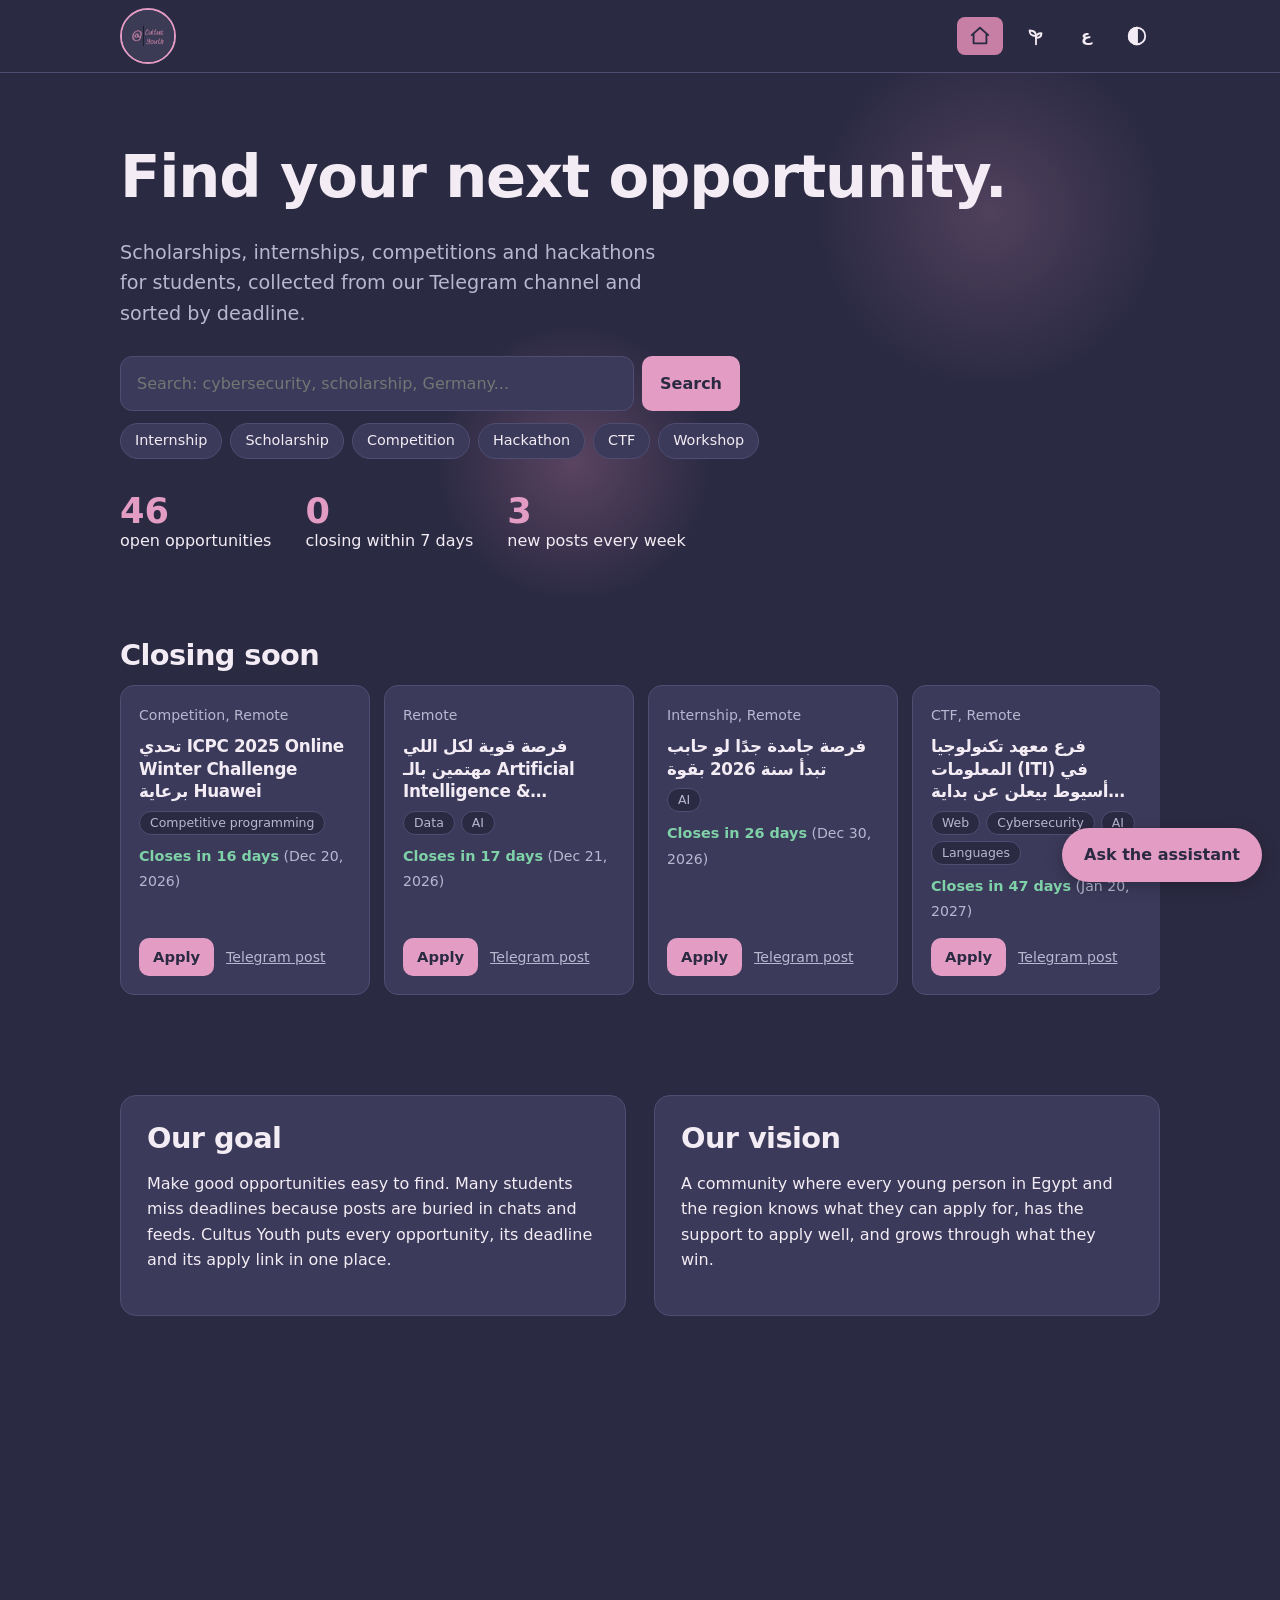
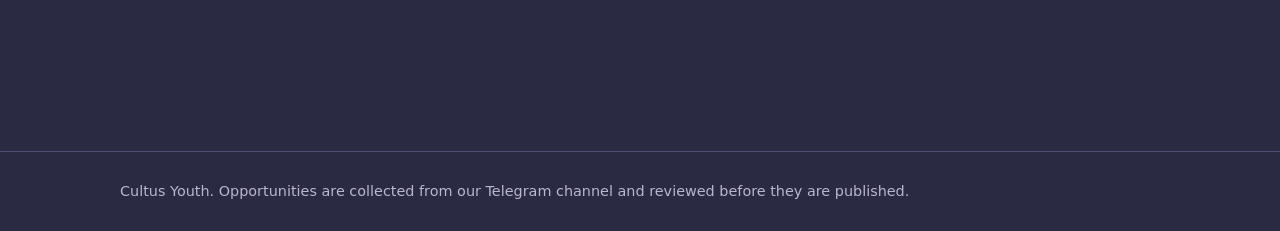
<file: web/index.html>
<!DOCTYPE html>
<html lang="en">
<head>
<meta charset="utf-8">
<meta name="viewport" content="width=device-width, initial-scale=1, viewport-fit=cover">
<!-- Security: scripts only from this site. -->
<meta http-equiv="Content-Security-Policy" content="default-src 'self'; script-src 'self'; style-src 'self' https://fonts.googleapis.com; font-src https://fonts.gstatic.com; img-src 'self' data:; connect-src 'self'; base-uri 'none'; form-action 'self' mailto:">
<link rel="icon" href="assets/logo.jpg">
<link href="https://fonts.googleapis.com/css2?family=DM+Sans:wght@400;500;700&family=Noto+Sans+Arabic:wght@400;500;700&display=swap" rel="stylesheet">
<link rel="stylesheet" href="css/common.css">
<link rel="stylesheet" href="css/home.css">
<title>Cultus Youth</title>
</head>
<body data-title="nav.home">
<nav><div class="wrap">
<a class="logo" href="index.html" aria-label="Cultus Youth"><img src="assets/logo.jpg" alt="Cultus Youth logo" width="56" height="56"></a>
<a class="tab" href="index.html" id="t-home" data-i18n-aria="nav.home" aria-current="page"><svg viewBox="0 0 24 24" aria-hidden="true"><path d="M3 11l9-8 9 8"/><path d="M5 10v10h14V10"/></svg></a>
<a class="tab" href="opportunities.html" id="t-opps" data-i18n-aria="nav.opps"><svg viewBox="0 0 24 24" aria-hidden="true"><path d="M12 21v-9"/><path d="M12 12C12 8 9 6 5 6c0 4 3 6 7 6z"/><path d="M12 14c0-3 2-5 6-5 0 3-2 5-6 5z"/></svg></a>
<button class="tab" id="lang" data-i18n-aria="nav.lang">ع</button>
<button class="tab" id="theme" data-i18n-aria="nav.theme"><svg viewBox="0 0 24 24" aria-hidden="true"><circle cx="12" cy="12" r="9"/><path d="M12 3a9 9 0 000 18z" fill="currentColor"/></svg></button>
</div></nav>
<main>
<div class="wrap hero">
<h1 data-i18n="h.title"></h1>
<p class="lead" data-i18n="h.lead"></p>
<form class="search" id="hs" role="search"><input id="hq" maxlength="100" data-i18n-ph="h.search" data-i18n-aria="h.search"><button class="btn" data-i18n="search"></button></form>
<div class="chips" id="hchips"></div>
<div class="stats"><div><b id="n1">0</b><span data-i18n="stat.open"></span></div><div><b id="n2">0</b><span data-i18n="stat.soon"></span></div><div><b>3</b><span data-i18n="stat.week"></span></div></div>
</div>
<section><div class="wrap"><h2 data-i18n="h.soon"></h2><div class="ticker" id="soon"></div></div></section>
<section><div class="wrap two">
<div class="panel"><h2 data-i18n="h.goal"></h2><p data-i18n="h.goal.p"></p></div>
<div class="panel"><h2 data-i18n="h.vision"></h2><p data-i18n="h.vision.p"></p></div>
</div></section>
<section><div class="wrap two">
<div class="panel founder"><img class="av" src="assets/founder.jpg" alt="Toka Sayed" width="96" height="96"><div><h3>Toka Sayed</h3><p class="meta" data-i18n="founder.role"></p><p data-i18n="founder.bio"></p><a class="btn ghost" href="https://www.linkedin.com/in/tokasayed/" target="_blank" rel="noopener noreferrer">LinkedIn</a></div></div>
<div class="panel"><h3 data-i18n="follow"></h3><p class="meta" data-i18n="follow.p"></p>
<!-- EDIT: replace each # with your real link -->
<div class="socials"><a href="https://t.me/cultusyouth" target="https://t.me/cultusyouth" rel="noopener noreferrer">Telegram</a><a href="https://www.whatsapp.com/channel/0029Vb6dm6fA89MllzOmcs1J" target="https://whatsapp.com/channel/0029Vb6dm6fA89MllzOmcs1J" rel="noopener noreferrer">WhatsApp</a><a href="https://www.linkedin.com/company/cultusyouth/" target="_blank" rel="noopener noreferrer">LinkedIn</a><a href="https://www.facebook.com/cultusyouth/" target="https://www.facebook.com/cultusyouth/" rel="noopener noreferrer">Facebook</a></div></div>
</div></section>
</main>
<footer><div class="wrap" data-i18n="footer"></div></footer>
<button id="fab" aria-expanded="false" aria-controls="chat" data-i18n="chat.fab"></button>
<div id="chat" role="dialog" aria-labelledby="chat-t">
<header><strong id="chat-t" data-i18n="chat.title"></strong><button id="cx" data-i18n-aria="close">x</button></header>
<div id="msgs" aria-live="polite"></div><div id="qc"></div>
<form id="cf"><input id="ci" maxlength="500" autocomplete="off" data-i18n-ph="chat.ph" data-i18n-aria="chat.ph"><button class="btn" data-i18n="send"></button></form>
</div>
<script type="module" src="js/home.js"></script>
</body>
</html>
</file>
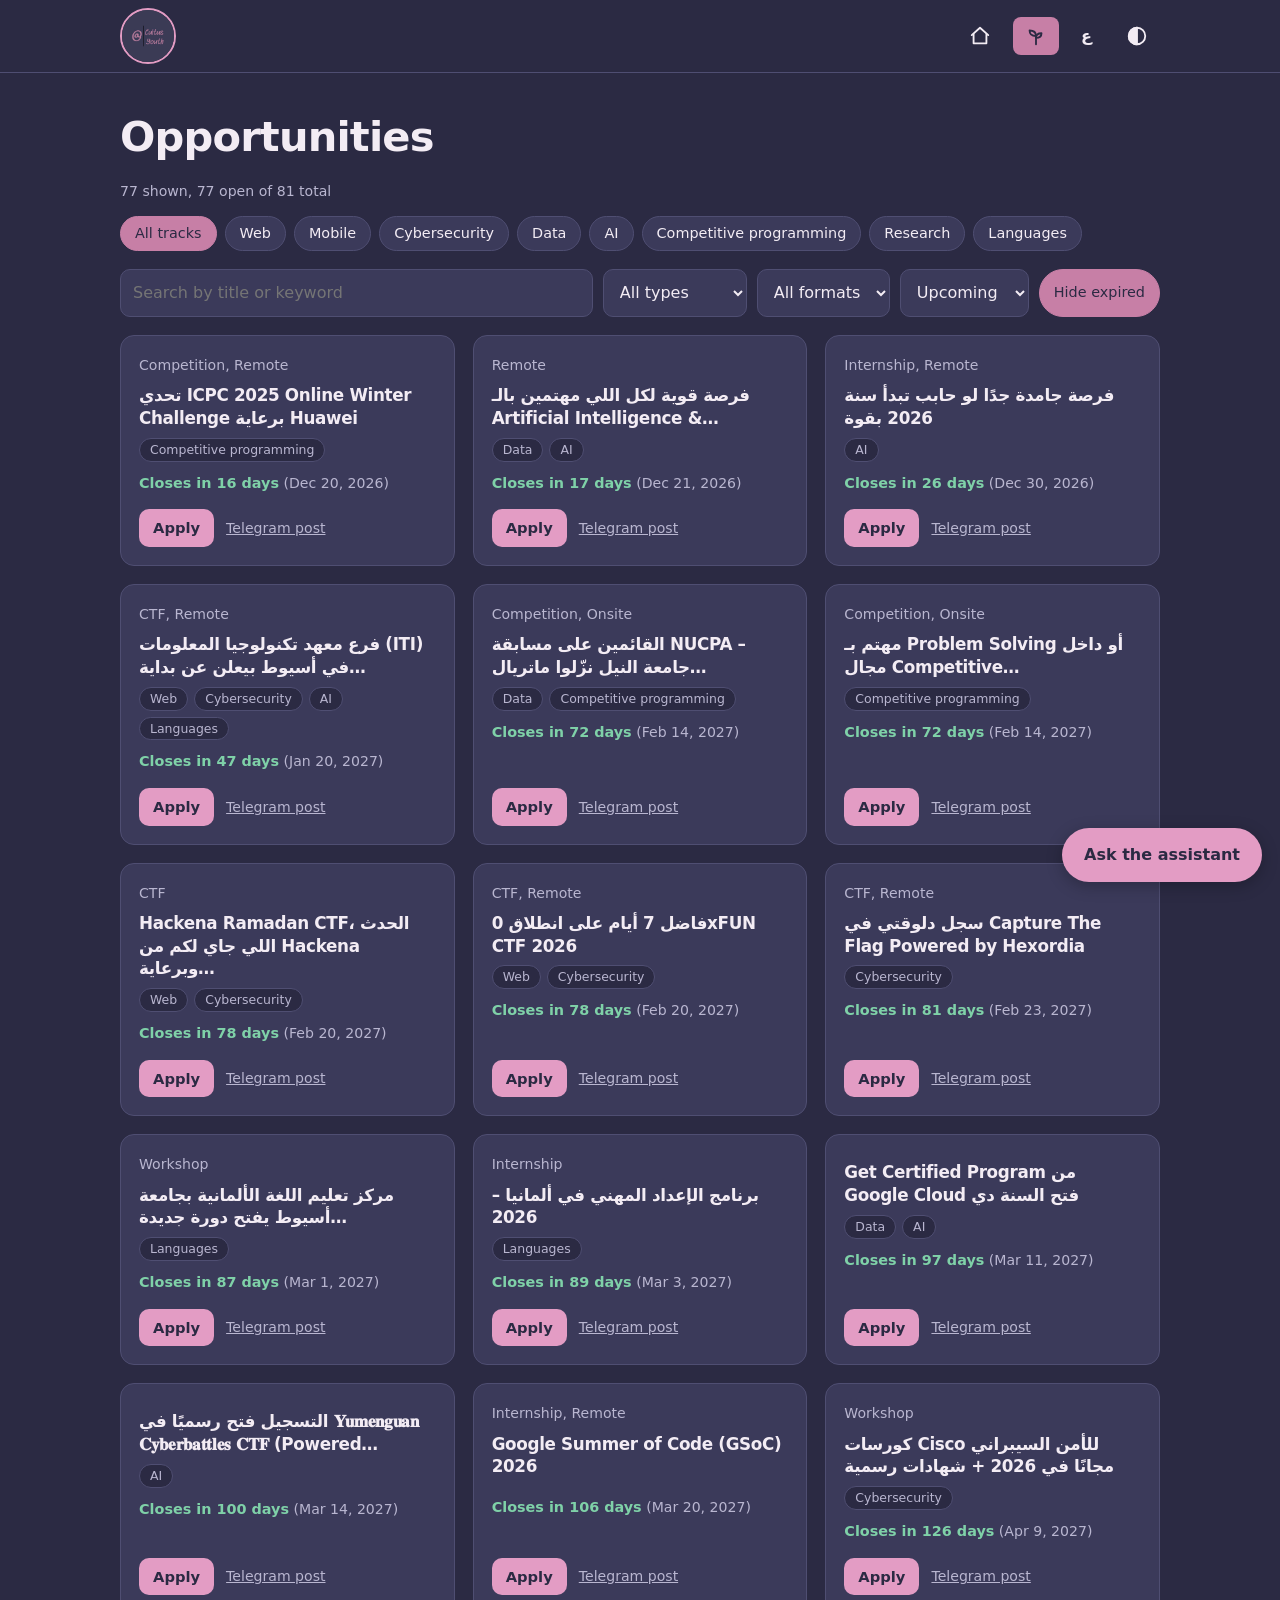
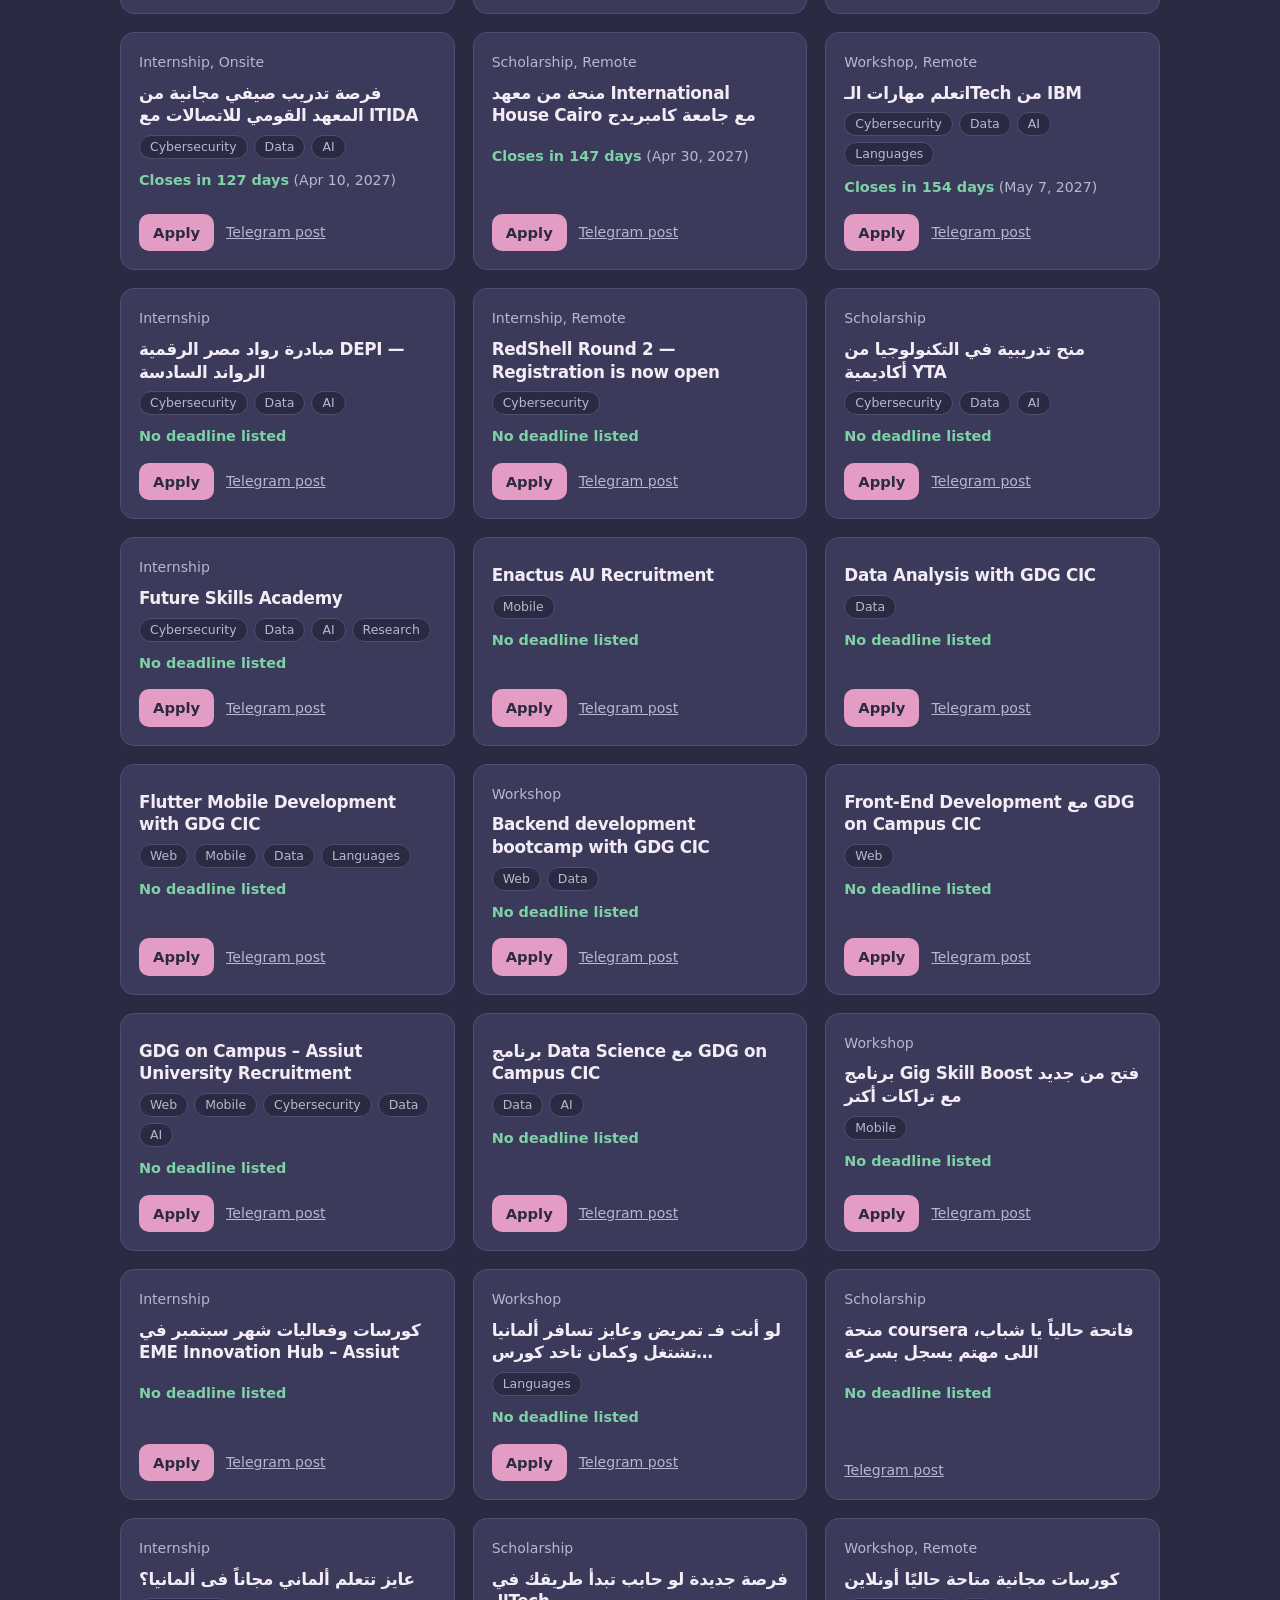
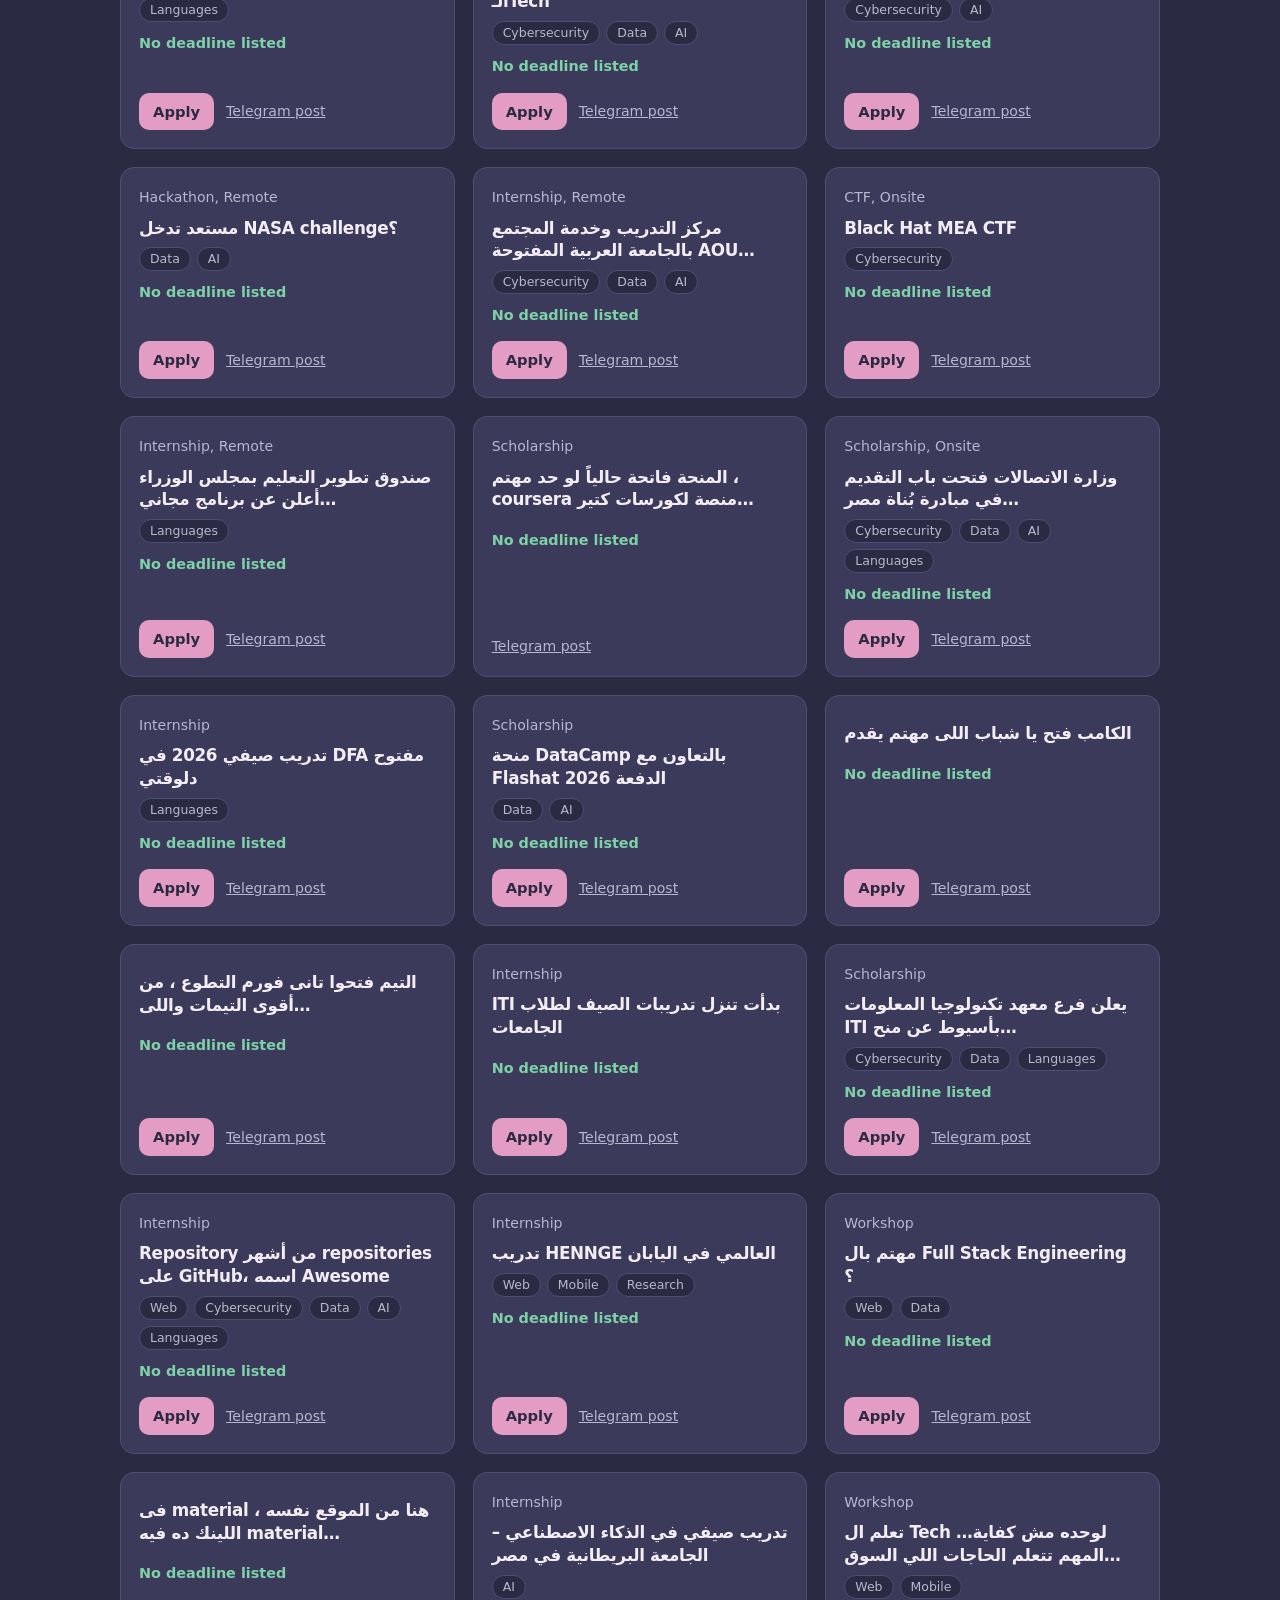
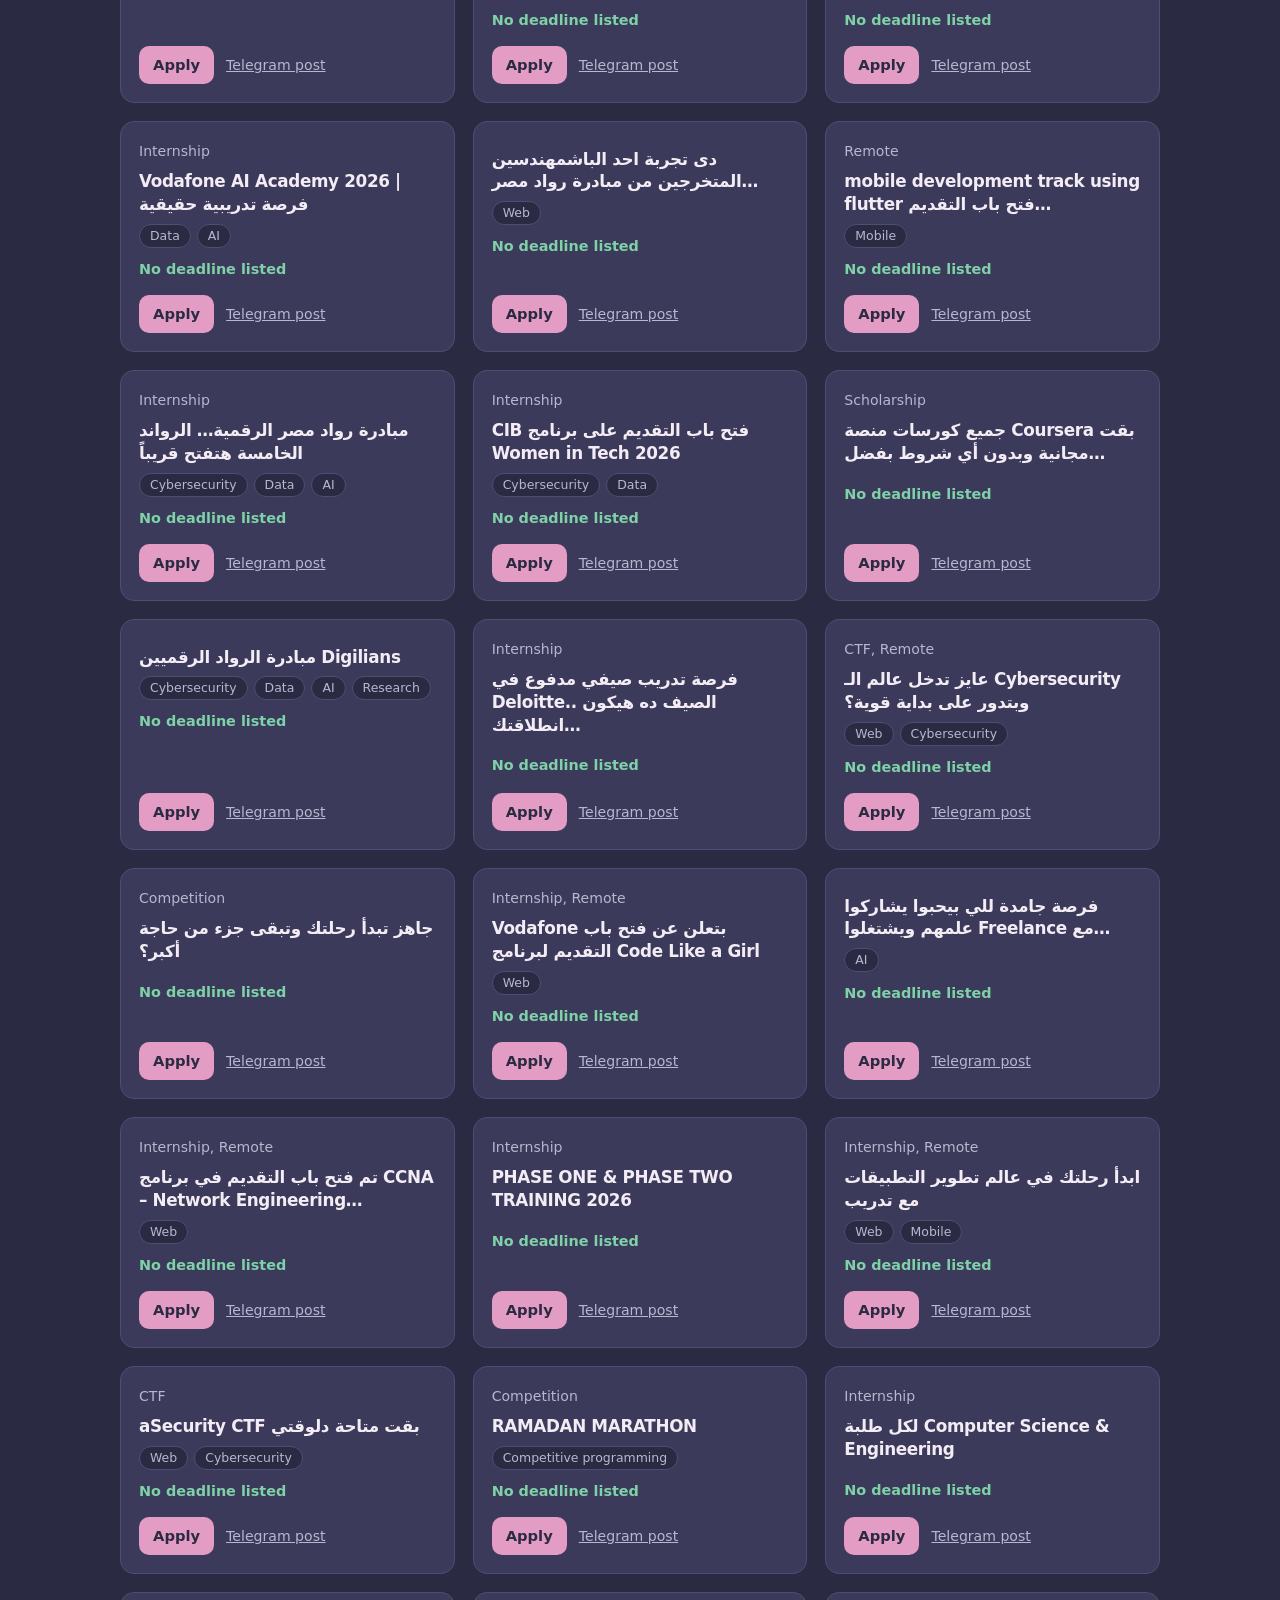
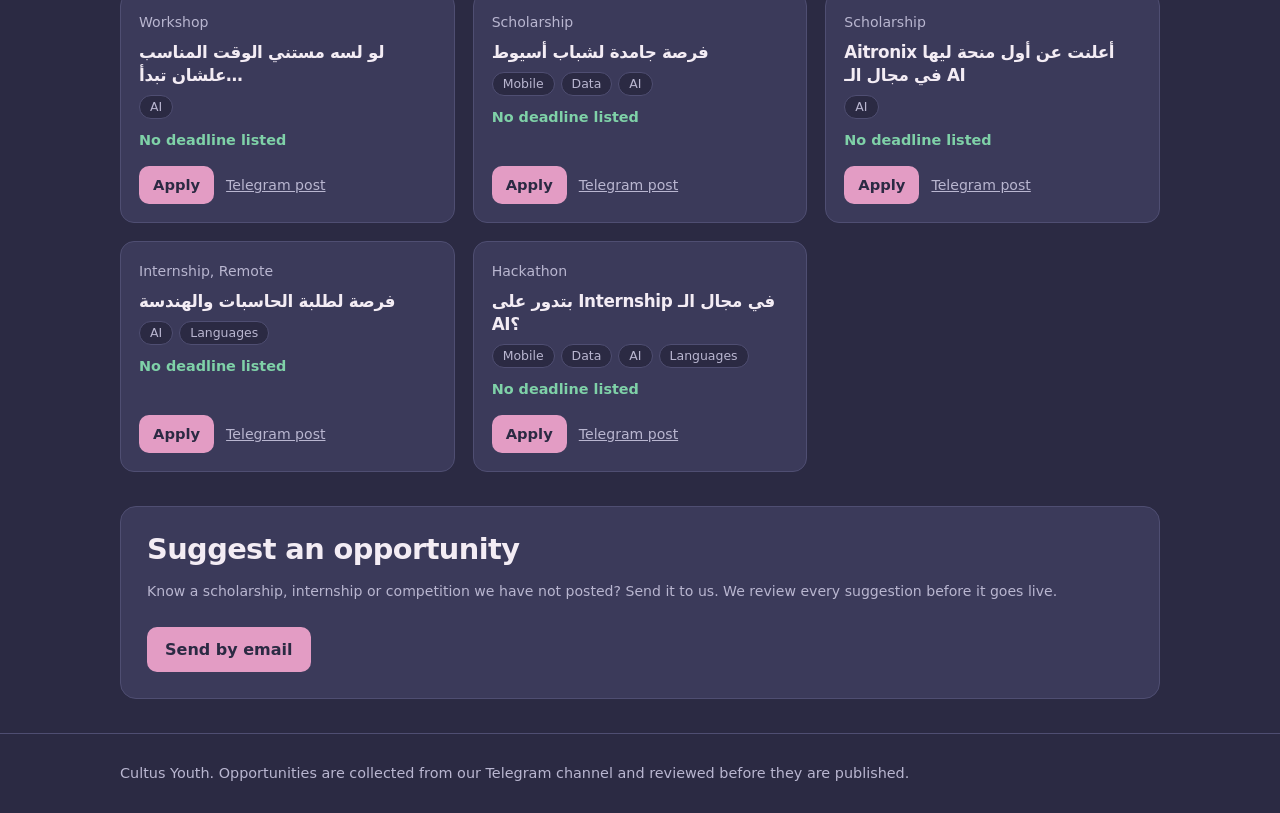
<file: web/opportunities.html>
<!DOCTYPE html>
<html lang="en">
<head>
<meta charset="utf-8">
<meta name="viewport" content="width=device-width, initial-scale=1, viewport-fit=cover">
<!-- Security: scripts only from this site. -->
<meta http-equiv="Content-Security-Policy" content="default-src 'self'; script-src 'self'; style-src 'self' https://fonts.googleapis.com; font-src https://fonts.gstatic.com; img-src 'self' data:; connect-src 'self'; base-uri 'none'; form-action 'self' mailto:">
<link rel="icon" href="assets/logo.jpg">
<link href="https://fonts.googleapis.com/css2?family=DM+Sans:wght@400;500;700&family=Noto+Sans+Arabic:wght@400;500;700&display=swap" rel="stylesheet">
<link rel="stylesheet" href="css/common.css">
<link rel="stylesheet" href="css/opportunities.css">
<title>Opportunities | Cultus Youth</title>
</head>
<body data-title="nav.opps">
<nav><div class="wrap">
<a class="logo" href="index.html" aria-label="Cultus Youth"><img src="assets/logo.jpg" alt="Cultus Youth logo" width="56" height="56"></a>
<a class="tab" href="index.html" id="t-home" data-i18n-aria="nav.home"><svg viewBox="0 0 24 24" aria-hidden="true"><path d="M3 11l9-8 9 8"/><path d="M5 10v10h14V10"/></svg></a>
<a class="tab" href="opportunities.html" id="t-opps" data-i18n-aria="nav.opps" aria-current="page"><svg viewBox="0 0 24 24" aria-hidden="true"><path d="M12 21v-9"/><path d="M12 12C12 8 9 6 5 6c0 4 3 6 7 6z"/><path d="M12 14c0-3 2-5 6-5 0 3-2 5-6 5z"/></svg></a>
<button class="tab" id="lang" data-i18n-aria="nav.lang">ع</button>
<button class="tab" id="theme" data-i18n-aria="nav.theme"><svg viewBox="0 0 24 24" aria-hidden="true"><circle cx="12" cy="12" r="9"/><path d="M12 3a9 9 0 000 18z" fill="currentColor"/></svg></button>
</div></nav>
<main><div class="wrap page">
<h1 data-i18n="o.title"></h1>
<p class="sync" id="count" aria-live="polite"></p>
<div class="chips" id="tracks" role="group"></div>
<div class="bar">
<input id="q" maxlength="100" data-i18n-ph="o.search" data-i18n-aria="o.search">
<select id="type" data-i18n-aria="f.type"></select>
<select id="mode" data-i18n-aria="f.mode"></select>
<select id="sort" data-i18n-aria="sort.d"></select>
<button class="chip on" id="hide" aria-pressed="true" data-i18n="hide"></button>
</div>
<div class="grid" id="grid"></div>
<p id="empty" class="meta" hidden data-i18n="empty"></p>
<section class="panel"><h2 data-i18n="sg.title"></h2><p class="meta" data-i18n="sg.p"></p><a class="btn" id="suggest" href="#" data-i18n="sg.btn"></a></section>
</div></main>
<footer><div class="wrap" data-i18n="footer"></div></footer>
<button id="fab" aria-expanded="false" aria-controls="chat" data-i18n="chat.fab"></button>
<div id="chat" role="dialog" aria-labelledby="chat-t">
<header><strong id="chat-t" data-i18n="chat.title"></strong><button id="cx" data-i18n-aria="close">x</button></header>
<div id="msgs" aria-live="polite"></div><div id="qc"></div>
<form id="cf"><input id="ci" maxlength="500" autocomplete="off" data-i18n-ph="chat.ph" data-i18n-aria="chat.ph"><button class="btn" data-i18n="send"></button></form>
</div>
<script type="module" src="js/opportunities.js"></script>
</body>
</html>
</file>
<file: web/css/common.css>
/* Shared: tokens, nav, buttons, chips, cards, chat widget, motion */
:root{--bg:#f6f2f7;--sf:#fff;--tx:#2a2942;--mu:#6b6a85;--ac:#a8527f;--ac2:#3b3a5a;--bd:#e2dbe6;--ok:#2f7d5b;--wr:#b4482f;--on:#fff;box-sizing:border-box;padding-top:env(safe-area-inset-top,0px);padding-bottom:env(safe-area-inset-bottom,0px)}
@media (prefers-color-scheme:dark){:root:not([data-theme="light"]){--bg:#2b2a43;--sf:#3b3a5a;--tx:#f3ecf4;--mu:#b9b6d0;--ac:#e39cc4;--ac2:#c77fa6;--bd:#4f4e72;--ok:#7fd1a8;--wr:#ff9b84;--on:#2b2a43}}
:root[data-theme="dark"]{--bg:#2b2a43;--sf:#3b3a5a;--tx:#f3ecf4;--mu:#b9b6d0;--ac:#e39cc4;--ac2:#c77fa6;--bd:#4f4e72;--ok:#7fd1a8;--wr:#ff9b84;--on:#2b2a43}
*{box-sizing:border-box}html{scroll-padding-top:env(safe-area-inset-top,0px);scroll-behavior:smooth}
body{margin:0;background:var(--bg);color:var(--tx);font:16px/1.6 'DM Sans','Noto Sans Arabic',system-ui,sans-serif;overflow-x:clip;transition:background-color .3s,color .3s}
h1,h2,h3{font-weight:700;line-height:1.15;letter-spacing:-.02em;margin:0 0 .45em}
h1{font-size:clamp(2.2rem,6vw,3.7rem)}h2{font-size:1.8rem}h3{font-size:1.3rem}
:root[dir=rtl] h1,:root[dir=rtl] h2,:root[dir=rtl] h3{letter-spacing:0}
a{color:inherit}button{font:inherit;cursor:pointer;color:inherit}[hidden]{display:none!important}
:focus-visible{outline:3px solid var(--ac);outline-offset:2px}
.wrap{max-width:1080px;margin:0 auto;padding:0 20px}
section{padding:46px 0}
.meta{color:var(--mu);font-size:.88rem}
nav{position:sticky;top:env(safe-area-inset-top,0px);z-index:20;background:var(--bg);border-bottom:1px solid var(--bd)}
nav .wrap{display:flex;align-items:center;gap:6px 10px;min-height:62px;padding-top:8px;padding-bottom:8px;flex-wrap:wrap}
.logo{margin-inline-end:auto;display:flex}.logo img{height:56px;width:56px;border-radius:50%;object-fit:cover;border:2px solid var(--ac);transition:transform .6s}.logo:hover img{transform:rotate(360deg) scale(1.06)}
.tab{background:none;border:0;padding:8px 12px;border-radius:8px;text-decoration:none;font-weight:700;transition:transform .15s,background-color .2s}
.tab[aria-current=page]{background:var(--ac2);color:var(--on)}
.tab svg{width:22px;height:22px;display:block;stroke:currentColor;fill:none;stroke-width:2;stroke-linecap:round;stroke-linejoin:round;transition:transform .25s}.tab:hover svg{transform:translateY(-2px) scale(1.1)}
.btn{background:var(--ac);color:var(--on);border:0;border-radius:10px;padding:10px 18px;font-weight:700;text-decoration:none;display:inline-block;transition:transform .15s}
.btn:hover{transform:translateY(-2px)}.btn:active,.chip:active{transform:scale(.95)}
.btn.ghost{background:none;color:var(--tx);border:1.5px solid var(--bd)}
.chips{display:flex;flex-wrap:wrap;gap:8px}
.chip{border:1.5px solid var(--bd);background:var(--sf);border-radius:99px;padding:5px 14px;font-size:.9rem;text-decoration:none;transition:transform .15s,border-color .2s,background-color .2s}
.chip:hover{border-color:var(--ac)}.chip.on{background:var(--ac2);color:var(--on);border-color:var(--ac2)}
.panel{background:var(--sf);border:1px solid var(--bd);border-radius:16px;padding:26px}
.card{background:var(--sf);border:1px solid var(--bd);border-radius:14px;padding:18px;display:flex;flex-direction:column;gap:8px;animation:rise .5s ease backwards;transition:transform .2s,box-shadow .2s,border-color .2s}
.card:hover{transform:translateY(-5px);box-shadow:0 12px 26px rgba(0,0,0,.18);border-color:var(--ac)}
.card h3{font-size:1.05rem;margin:0;line-height:1.35}
.tags{display:flex;flex-wrap:wrap;gap:6px}.tag{font-size:.78rem;border-radius:99px;padding:1px 10px;background:var(--bg);border:1px solid var(--bd);color:var(--mu)}
.dl{font-weight:700;font-size:.9rem}.dl.urgent{color:var(--wr);animation:blinkdl 1.8s ease-in-out infinite}.dl.soon{color:var(--ac)}.dl.far{color:var(--ok)}
.row{display:flex;gap:12px;align-items:center;margin-top:auto;padding-top:6px;flex-wrap:wrap}.row .btn{padding:7px 14px;font-size:.92rem}
footer{border-top:1px solid var(--bd);padding:28px 0;color:var(--mu);font-size:.9rem}
/* chat */
#fab{position:fixed;inset-inline-end:18px;bottom:calc(18px + env(safe-area-inset-bottom,0px));z-index:30;background:var(--ac);color:var(--on);border:0;border-radius:99px;padding:14px 22px;font-weight:700;box-shadow:0 4px 16px rgba(0,0,0,.25);animation:pulse 2.8s infinite;transition:transform .2s}
#fab:hover{transform:scale(1.06)}#fab[aria-expanded=true]{animation:none}
#chat{position:fixed;inset-inline-end:18px;bottom:calc(78px + env(safe-area-inset-bottom,0px));width:min(380px,calc(100vw - 36px));height:min(540px,70vh);z-index:30;background:var(--sf);border:1px solid var(--bd);border-radius:18px;display:none;flex-direction:column;overflow:hidden;box-shadow:0 12px 40px rgba(0,0,0,.3)}
#chat.open{display:flex;animation:pop .28s ease}
#chat header{background:var(--ac2);color:var(--on);padding:12px 16px;display:flex;justify-content:space-between;align-items:center}
#chat header button{background:none;border:0;font-size:1.2rem;color:inherit}
#msgs{flex:1;overflow-y:auto;padding:14px;display:flex;flex-direction:column;gap:10px}
.m{max-width:90%;padding:9px 13px;border-radius:14px;font-size:.95rem;animation:pop .3s ease backwards;overflow-wrap:anywhere}
.m.b{background:var(--bg);align-self:flex-start}.m.u{background:var(--ac);color:var(--on);align-self:flex-end}
.mini{border:1px solid var(--bd);background:var(--sf);border-radius:10px;padding:8px 10px;margin-top:6px;font-size:.88rem}.mini a{color:var(--ac);font-weight:700}
#cf{display:flex;gap:6px;padding:10px;border-top:1px solid var(--bd)}
#cf input{flex:1;min-width:0;padding:10px;border-radius:10px;border:1.5px solid var(--bd);background:var(--bg);color:var(--tx);font:inherit}
#qc{padding:0 10px 8px;display:flex;gap:6px;flex-wrap:wrap}#qc .chip{font-size:.8rem;padding:3px 10px}
.dots i{display:inline-block;width:7px;height:7px;margin:0 2px;border-radius:50%;background:var(--mu);animation:blink 1s infinite ease-in-out}.dots i:nth-child(2){animation-delay:.15s}.dots i:nth-child(3){animation-delay:.3s}
/* motion */
@keyframes rise{from{opacity:0;transform:translateY(18px)}}
@keyframes pop{from{opacity:0;transform:translateY(14px) scale(.96)}}
@keyframes pulse{0%,100%{box-shadow:0 4px 16px rgba(0,0,0,.25),0 0 0 0 rgba(199,127,166,.55)}70%{box-shadow:0 4px 16px rgba(0,0,0,.25),0 0 0 14px rgba(199,127,166,0)}}
@keyframes blink{0%,80%,100%{opacity:.25;transform:scale(.8)}40%{opacity:1;transform:scale(1)}}
@keyframes blinkdl{50%{opacity:.5}}
.reveal{opacity:0;transform:translateY(26px);transition:opacity .7s ease,transform .7s ease}.reveal.in{opacity:1;transform:none}
.grid>.card:nth-child(n),.ticker>.card:nth-child(n){animation-delay:calc(min(var(--i,0),12)*55ms)}
@media(max-width:720px){.wrap{padding:0 16px}section{padding:30px 0}h2{font-size:1.5rem}.logo img{height:48px;width:48px}.tab{padding:6px 9px}#chat{inset-inline:0;bottom:0;width:100%;height:82vh;border-radius:18px 18px 0 0}}
@media(prefers-reduced-motion:reduce){*,*::before,*::after{transition:none!important;animation:none!important;scroll-behavior:auto!important}.reveal{opacity:1;transform:none}}
</file>
<file: web/css/home.css>
/* Home page only */
.hero{padding:70px 20px 40px;position:relative;isolation:isolate}
.hero::before,.hero::after{content:"";position:absolute;border-radius:50%;z-index:-1;pointer-events:none;animation:drift 11s ease-in-out infinite alternate}
.hero::before{width:380px;height:380px;top:-50px;inset-inline-end:0;background:radial-gradient(circle,var(--ac),transparent 65%);opacity:.2}
.hero::after{width:300px;height:300px;bottom:-20px;inset-inline-start:30%;background:radial-gradient(circle,var(--ac2),transparent 65%);opacity:.3;animation-duration:14s;animation-direction:alternate-reverse}
@keyframes drift{to{transform:translate(-50px,40px) scale(1.18)}}
.hero h1{animation:rise .7s .05s ease backwards}.lead{animation:rise .7s .18s ease backwards}.search{animation:rise .7s .3s ease backwards}.hero .chips{animation:rise .7s .4s ease backwards}.stats{animation:rise .7s .5s ease backwards}
.lead{font-size:1.2rem;max-width:560px;color:var(--mu)}
.search{display:flex;gap:8px;max-width:620px;margin:26px 0 12px}
.search input{flex:1;min-width:0;padding:14px 16px;border-radius:12px;border:1.5px solid var(--bd);background:var(--sf);color:var(--tx);font:inherit;transition:box-shadow .2s,border-color .2s}
.search input:focus{box-shadow:0 0 0 4px rgba(199,127,166,.28);border-color:var(--ac)}
.stats{display:flex;gap:34px;flex-wrap:wrap;margin-top:34px}.stats b{font-size:2.2rem;color:var(--ac);display:block;line-height:1}
.ticker{display:flex;gap:14px;overflow-x:auto;padding-bottom:8px}.ticker .card{min-width:250px}
.two{display:grid;grid-template-columns:1fr 1fr;gap:28px}
.founder{display:flex;gap:18px;align-items:center}.av{width:96px;height:96px;border-radius:50%;object-fit:cover;border:2px solid var(--ac);flex:none}
.socials{display:flex;gap:10px;flex-wrap:wrap}.socials a{border:1.5px solid var(--bd);border-radius:10px;padding:8px 16px;text-decoration:none;background:var(--sf);transition:transform .15s,border-color .2s}.socials a:hover{transform:translateY(-2px);border-color:var(--ac)}
@media(max-width:720px){.two{grid-template-columns:1fr}.hero{padding-top:36px}.search{flex-direction:column}.search .btn{width:100%}.founder{flex-direction:column;align-items:flex-start}.ticker .card{min-width:230px}}
</file>
<file: web/css/opportunities.css>
/* Opportunities page only */
.page{padding-top:40px}.page h1{font-size:2.6rem;animation:rise .5s ease backwards}
.sync{color:var(--mu);font-size:.88rem;margin:0 0 14px}
.bar{display:flex;gap:10px;flex-wrap:wrap;margin:18px 0}
.bar input,.bar select{padding:10px 12px;border-radius:10px;border:1.5px solid var(--bd);background:var(--sf);color:var(--tx);font:inherit}
.bar input{flex:1;min-width:200px}
.grid{display:grid;grid-template-columns:repeat(auto-fill,minmax(min(100%,290px),1fr));gap:18px}
.panel{margin:34px 0}.panel .btn{margin-top:10px}
@media(max-width:720px){.page h1{font-size:1.9rem}.bar>*{flex:1 1 calc(50% - 10px);min-width:0}.bar input{flex-basis:100%}}
</file>
